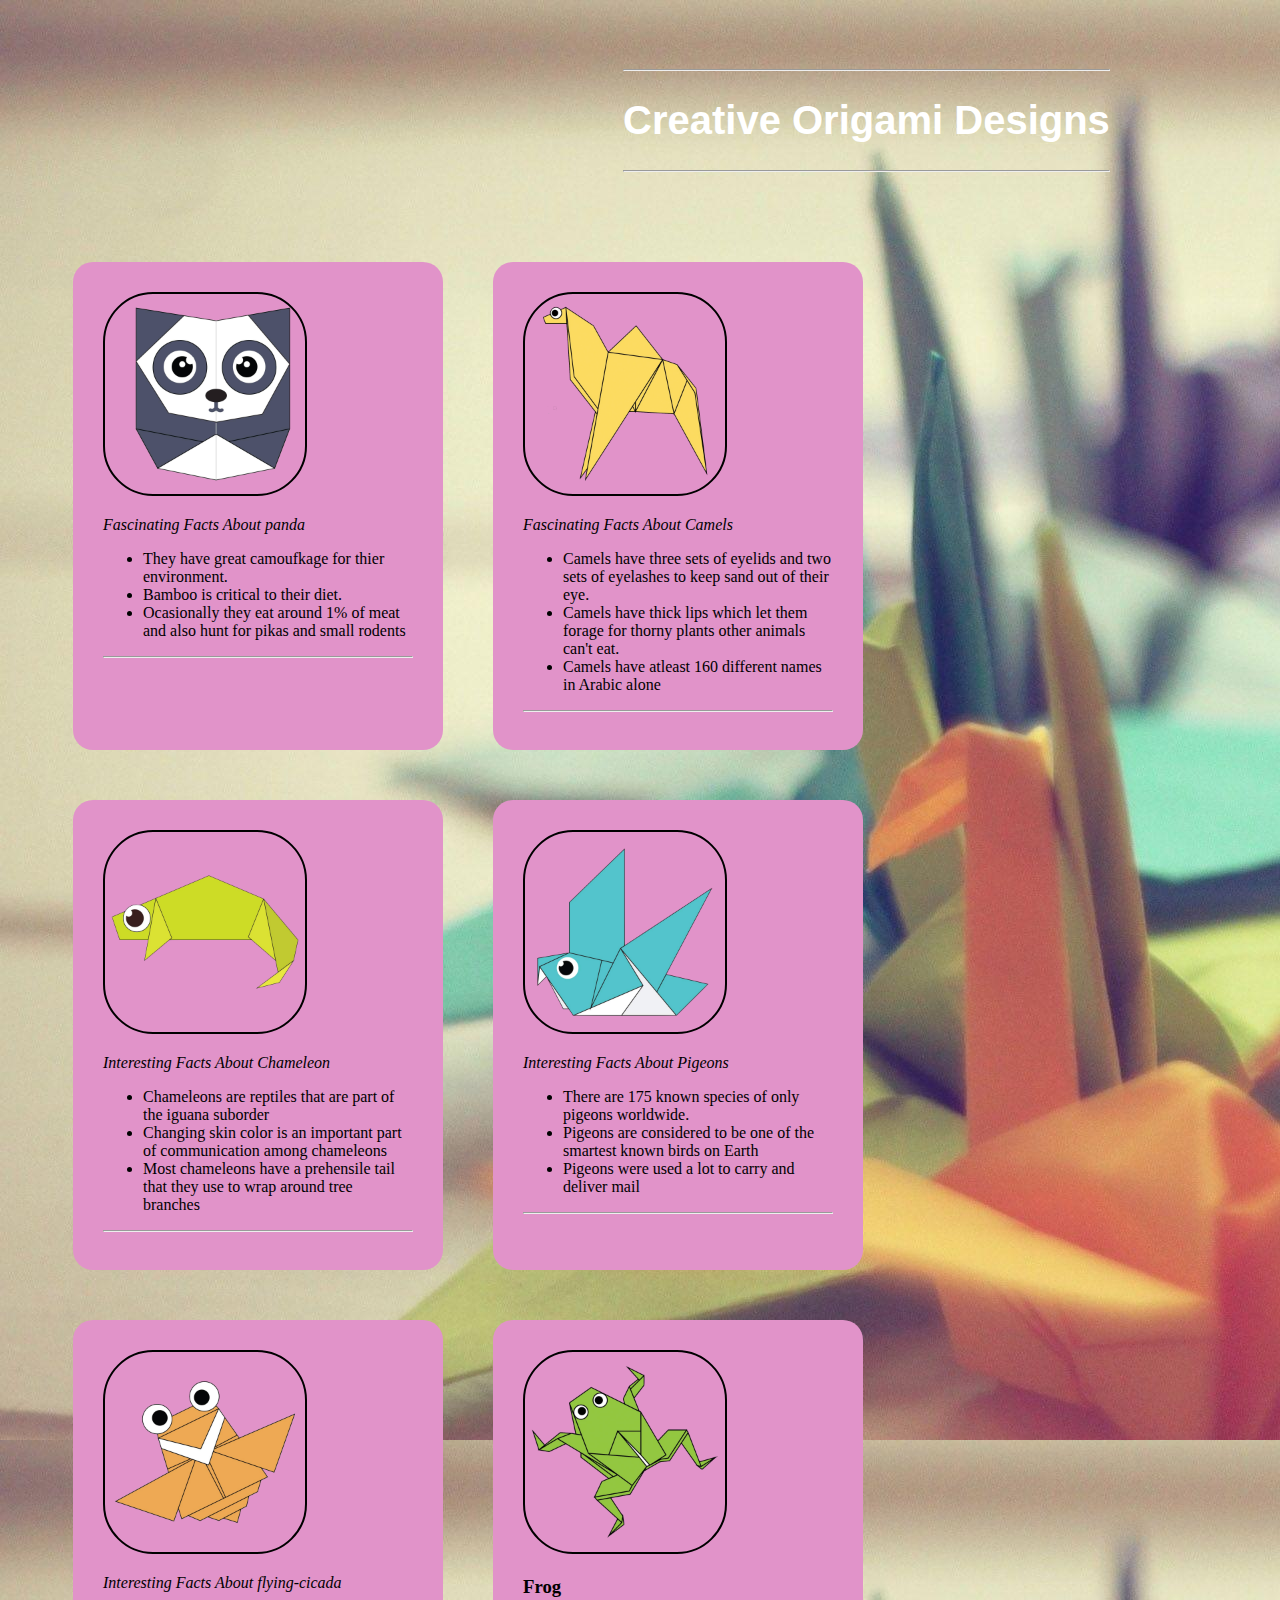
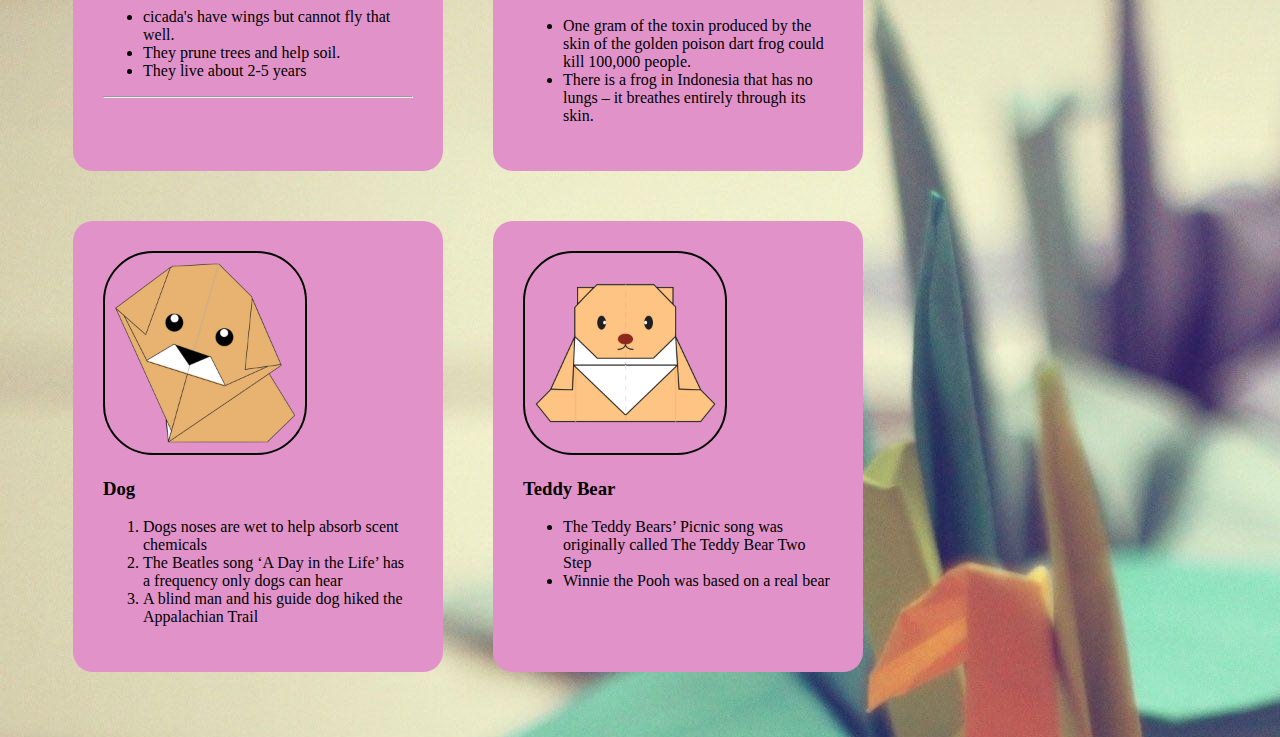
<file: index.html>
<!DOCTYPE html>
<html>
    <head>
        <title>Origami Designer</title> 
        <link rel="stylesheet" type="text/css" href="style.css">
    </head>

    <body>
        
        <div class="button2">
            <a href= "AboutMe.html">About Me</a>
        </div>
        
        <div class="menu">

       <div class="heading">
                <hr>
                <h1>Creative Origami Designs</h1>
                <hr>
            </div>
            
        </div>
        
        <div class ="bodyimg">
    
        </div>
        
        <div class="grid">
            <div class="origami">
                <a href="http://origami.me/panda/"><img src ="panda.png" width = 200 height = 200></a>  
                <p><i>Fascinating Facts About panda</i></p>
                    <ul>
                        <li>They have great camoufkage for thier environment.</li>
                        <li>Bamboo is critical to their diet.</li>
                        <li>Ocasionally they eat around 1% of meat and also hunt for pikas and small rodents</li>
                    </ul>
                
                <hr>
            </div>

            <div class="origami">
                <a href = "http://origami.me/camel/"><img src = "camel.png" width = 200 height = 200></a>    
                <p><i>Fascinating Facts About Camels</i></p>
                    <ul>
                        <li>Camels have three sets of eyelids and two sets of eyelashes to keep sand out of their eye.</li>
                        <li>Camels have thick lips which let them forage for thorny plants other animals can't eat.</li>
                        <li>Camels have atleast 160 different names in Arabic alone</li>
                    </ul>

                <hr>
            </div>
            
            <div class="origami">
                    <a href="http://origami.me/chameleon/"><img src="chameleon.png" width="200" height="200">
                    </a>
                <p> <i>Interesting Facts About Chameleon</i> </p>
                    <ul>
                        <li>Chameleons are reptiles that are part of the iguana suborder</li>
                        <li>Changing skin color is an important part of communication among chameleons</li>
                        <li>Most chameleons have a prehensile tail that they use to wrap around tree branches</li>
                    </ul>

                        
                    <hr>
            </div>

            <div class="origami">
                    <a href="http://origami.me/pigeon/"><img src="pigeon.png" width="200" height="200">     </a>
                <p><i>Interesting Facts About Pigeons</i></p>
                    <ul>
                            <li>There are 175 known species of only pigeons worldwide.</li>
                            <li>Pigeons are considered to be one of the smartest known birds on Earth</li>
                            <li>Pigeons were used a lot to carry and deliver mail</li>
                    </ul>


                    <hr>
            </div>

            <div class="origami">
                    <a href="http://origami.me/flying-cicada/"><img src="cicada.png" width="200" height="200"></a>
                <p><i>Interesting Facts About flying-cicada</i></p>
                    <ul>
                            <li>cicada's have wings but cannot fly that well.</li>
                            <li>They prune trees and help soil.</li>
                            <li>They live about 2-5 years</li>
                    </ul>
                    <hr>
            </div>

            <div class="origami">
                    <a href ="http://origami.me/traditional-frog/"><img src="frog.png" width="200px" height="200px"></a>
                    <h3> Frog </h3>
                <p>
                <ul>
                    <li>One gram of the toxin produced by the skin of the golden poison dart frog could kill 100,000 people.</li>
                    <li>There is a frog in Indonesia that has no lungs – it breathes entirely through its skin.</li>
            
                </ul>
                </p>
            </div>

            <div class="origami">
                   <a href="http://origami.me/puppy/"><img src="dog.png" width="200px" height="200px"></a>
                    <h3> Dog </h3>
                <p>
                <ol>
                    <li>Dogs noses are wet to help absorb scent chemicals</li>
                    <li>The Beatles song ‘A Day in the Life’ has a frequency only dogs can hear</li>
                    <li>A blind man and his guide dog hiked the Appalachian Trail</li>
                </ol>
                </p>
            </div>

            <div class="origami">
                <a href="http://origami.me/teddy-bear/"><img src="teddy.png" width="200px" height="200px"></a>
                <h3> Teddy Bear </h3>
                <p>
                <ul>
                    <li>The Teddy Bears’ Picnic song was originally called The Teddy Bear Two Step</li>
                    <li>Winnie the Pooh was based on a real bear</li>
                    
                </ul>
                </p>
            </div>
        
        </div>
    </body>

</html>
</file>
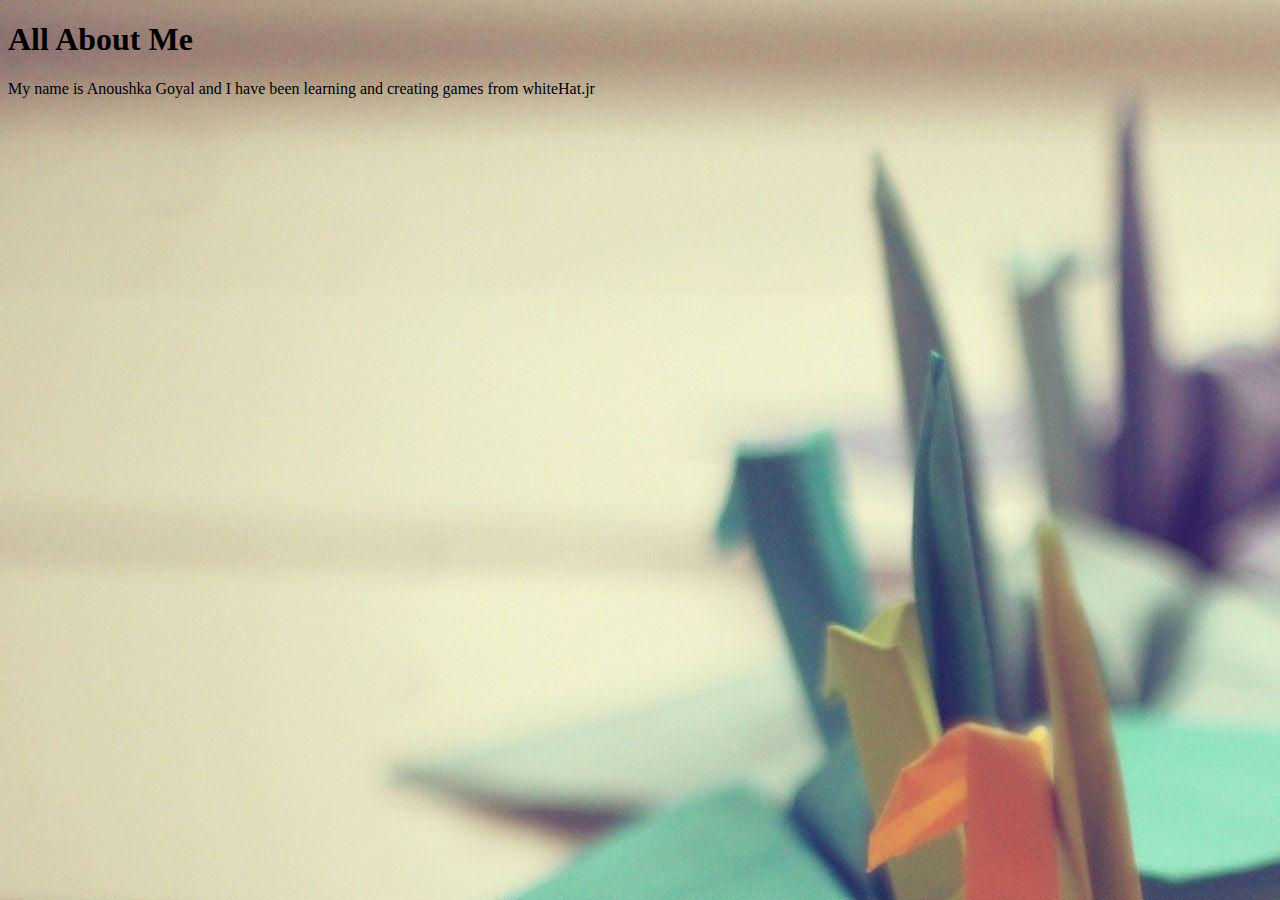
<file: AboutMe.html>
<!DOCTYPE html>
<html>
    <head>

        <title>About Me</title>
        <link rel="stylesheet" type="text/css" href="style.css">

        <div class="myheading">
            <h1>All About Me</h1>
        </div>
    </head>

    <body>
        <p>My name is Anoushka Goyal and I have been learning and creating games from whiteHat.jr 
        </p>

    </body>

</html>
</file>
<file: style.css>
.heading{
    margin-left: 600px;

   }  
.button1{
margin-left: 1700px;
}
.button2{
margin-left: 1700px;
}

   .menu{
       display: flex;
       justify-content: space-between;
       padding: 15px;
       font-size: 20px;
       font-family: sans-serif;
       font-weight: 400;
       color: white;
   }
   body{
       background-image: url("origami.jpg");
       
   }

   .grid{
       display: flex;
       flex-wrap: wrap;
       margin: 40px;
       font-family: sans-serif;
       
   }
   .grid img{
       border: 2px solid black;
       border-radius: 50px;
   }
   .Cert{
       display: flex;
       justify-content: space-evenly;
   }
   .origami {
       
       border-radius: 20px;
       background-color: #e193c9;
       padding: 30px;
       margin: 25px;
       width:310px;
       font-family: fantasy;
       
   }
   .origami:hover{
   
       transform: scale(1.1);
   }
</file>
